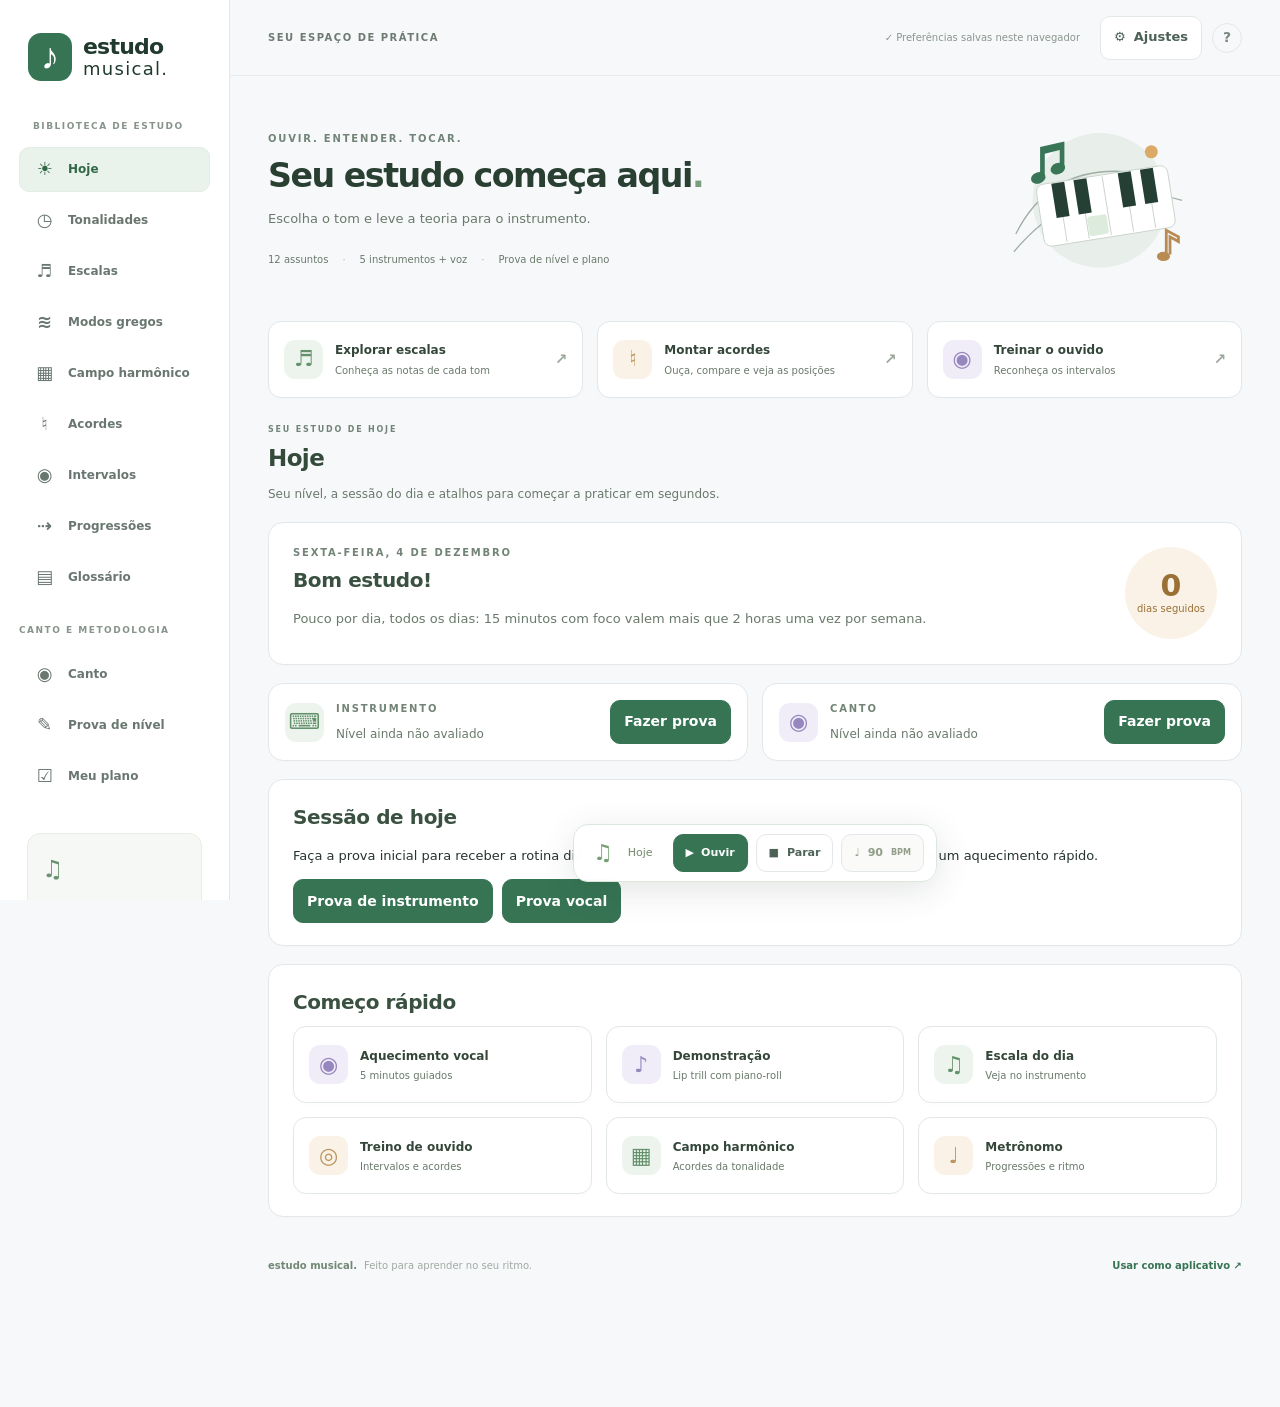
<file: index.html>
<!doctype html>
<html lang="pt-BR">
<head>
<meta charset="utf-8">
<meta name="viewport" content="width=device-width,initial-scale=1,viewport-fit=cover">
<title>Estudo Musical · Seu espaço de prática</title>
<meta name="theme-color" content="#f7f8fa"><meta name="color-scheme" content="light">
<meta name="description" content="Estude escalas, acordes, harmonia, ouvido e canto com instrumentos interativos, prova de nível e plano de estudo. Sem cadastro.">
<meta name="apple-mobile-web-app-capable" content="yes"><meta name="apple-mobile-web-app-status-bar-style" content="default">
<meta name="apple-mobile-web-app-title" content="Estudo Musical"><link rel="manifest" href="./manifest.webmanifest"><link rel="icon" href="./assets/icon.svg" type="image/svg+xml"><link rel="apple-touch-icon" href="./assets/icon-192.png"><link rel="stylesheet" href="./assets/base.css"><link rel="stylesheet" href="./assets/app.css"><link rel="stylesheet" href="./assets/ext.css">
</head>
<body>
<a class="skip-link" href="#main">Ir para o estudo</a>
<aside id="sidebar" aria-label="Navegação principal">
  <a href="#" class="brand" aria-label="Estudo Musical, início"><span class="brand-icon" aria-hidden="true">♪</span><span>estudo<span class="brand-sub">musical.</span></span></a>
  <button id="close-menu" class="mobile-only icon-button" aria-label="Fechar menu">×</button>
  <p class="nav-label">BIBLIOTECA DE ESTUDO</p>
  <nav id="tabs" aria-label="Assuntos"></nav>
  <div class="sidebar-note"><span aria-hidden="true">♫</span><b>Um espaço para praticar.</b><p>Escolha um assunto, ouça as notas e experimente no instrumento.</p><button class="text-button" data-help>Abrir guia de uso ↗</button></div>
  <div class="sidebar-footer"><i class="status-dot"></i><span id="connection-status">Pronto para estudar</span><small>Sem cadastro · Sem anúncios</small></div>
</aside>
<div id="menu-backdrop" hidden></div>
<div class="app-shell">
  <header class="topbar">
    <div class="topbar-title"><button id="open-menu" class="mobile-only icon-button" aria-label="Abrir todos os assuntos" aria-expanded="false">☰</button><span class="desktop-only">SEU ESPAÇO DE PRÁTICA</span><span class="mobile-only">estudo musical.</span></div>
    <div class="topbar-actions"><span class="save-status desktop-only">✓ Preferências salvas neste navegador</span><button id="settings-open" class="soft-button" aria-label="Abrir ajustes de som e exibição">⚙ <span>Ajustes</span></button><button class="icon-button" data-help aria-label="Como usar">?</button></div>
  </header>
  <div class="page-content">
    <section class="welcome" aria-labelledby="welcome-title">
      <div><p class="eyebrow">OUVIR. ENTENDER. TOCAR.</p><h1 id="welcome-title">Seu estudo começa aqui<span>.</span></h1><p>Escolha o tom e leve a teoria para o instrumento.</p><div class="welcome-tags"><span>12 assuntos</span><span>5 instrumentos + voz</span><span>Prova de nível e plano</span></div></div>
      <svg class="welcome-art" viewBox="0 0 260 170" aria-hidden="true"><circle cx="139" cy="86" r="72" fill="#e8eee9"/><circle cx="194" cy="34" r="7" fill="#dcaa67"/><path d="M49 122Q95 30 213 64M47 141Q119 54 227 86" fill="none" stroke="#9fafa5" stroke-width="1.4"/><g transform="translate(70 70) rotate(-9)"><rect width="142" height="67" rx="8" fill="#fff" stroke="#cad4cc"/><path d="M24 1v64m24-64v64m24-64v64m24-64v64m24-64v64" stroke="#cad4cc"/><path d="M17 1v37h14V1m10 0v37h14V1m34 0v37h14V1m10 0v37h14V1" fill="#263f35"/><rect x="49" y="42" width="21" height="21" rx="3" fill="#dcebdc"/></g><g fill="#397658"><path d="M75 62V29l26-6v28h-5V32l-16 4v26z"/><ellipse cx="73" cy="62" rx="8" ry="6" transform="rotate(-20 73 62)"/><ellipse cx="94" cy="52" rx="8" ry="6" transform="rotate(-20 94 52)"/></g><path d="M210 144v-26l13 7v5l-9-5v19" stroke="#b88b53" stroke-width="3" fill="none"/><ellipse cx="207" cy="146" rx="7" ry="5" fill="#b88b53"/></svg>
    </section>
    <section class="quick-actions" aria-label="Atalhos para praticar"><button data-sec="esc"><span class="quick-icon green">♬</span><span><b>Explorar escalas</b><small>Conheça as notas de cada tom</small></span><span class="arrow">↗</span></button><button data-sec="acd"><span class="quick-icon amber">♮</span><span><b>Montar acordes</b><small>Ouça, compare e veja as posições</small></span><span class="arrow">↗</span></button><button data-sec="int" data-ear-shortcut><span class="quick-icon violet">◉</span><span><b>Treinar o ouvido</b><small>Reconheça os intervalos</small></span><span class="arrow">↗</span></button></section>
    <section class="keybar" aria-label="Tonalidade do estudo"><div class="keybar-heading"><div><span class="eyebrow">TONALIDADE</span><div id="keyname"></div></div><div class="seg" aria-label="Modo da tonalidade"><button data-set="ktype" data-v="maior">Maior</button><button data-set="ktype" data-v="menor">Menor</button></div></div><div id="tonics" class="tonic-grid" aria-label="Escolher tônica"></div></section>
    <div class="section-heading"><div><p class="eyebrow" id="section-kicker">EXPLORAR E OUVIR</p><h2 id="section-title">Escalas</h2></div><button id="show-instrument" class="soft-button">⌨ <span>Ir ao instrumento</span><span aria-hidden="true">↓</span></button></div>
    <p class="section-description" id="section-description"></p>
    <main id="main" tabindex="-1" aria-label="Conteúdo do estudo"></main>
    <section id="dock" aria-labelledby="instrument-title">
      <div class="instrument-heading"><div><span class="eyebrow">DA TEORIA À PRÁTICA</span><h2 id="instrument-title">Seu instrumento</h2></div><button id="docktog" class="soft-button" aria-expanded="true" aria-controls="dock-body">Recolher ↑</button></div>
      <div id="dock-body"><div id="dockL"><div class="dhead"><div id="insttabs" aria-label="Escolher instrumento"><button data-inst="piano">Piano</button><button data-inst="violao">Violão / Guitarra</button><button data-inst="baixo">Baixo</button><button data-inst="ukulele">Ukulele</button><button data-inst="cavaquinho">Cavaquinho</button></div><div id="instopts"></div></div><div class="instrument-hint">Toque nas notas para ouvir. Arraste para os lados para explorar o instrumento.</div><div id="instview"></div></div>
      <div id="dockR"><div id="focustitle"></div><div class="row staff-controls"><span class="lbl">Clave</span><span class="seg sm"><button data-clef="sol">𝄞 Sol</button><button data-clef="fa">𝄢 Fá</button></span></div><div id="staffbox"></div><div id="focusbtns"></div><div id="focusinfo"></div></div></div>
    </section>
    <footer class="page-footer"><span>estudo musical.</span> Feito para aprender no seu ritmo.<button class="text-button" id="install-open">Usar como aplicativo ↗</button></footer>
  </div>
</div>
<div class="transport" aria-label="Controles rápidos de áudio"><span class="transport-note" aria-hidden="true">♫</span><span id="transport-focus">Pronto para ouvir</span><button id="quick-play" class="primary-button" aria-label="Tocar escala ou acorde selecionado">▶ <span>Ouvir</span></button><button id="stop" class="soft-button" aria-label="Parar notas, progressões e metrônomo">■ <span>Parar</span></button><button id="transport-metro" class="soft-button" aria-label="Abrir metrônomo"><span aria-hidden="true">♩</span> <span id="transport-bpm">90</span> <small>BPM</small></button></div>
<nav class="mobile-nav" aria-label="Atalhos"><button id="mobile-explore"><span aria-hidden="true">☷</span>Assuntos</button><button data-sec="hoje"><span aria-hidden="true">☀</span>Hoje</button><button data-sec="vocal"><span aria-hidden="true">◉</span>Canto</button><button data-sec="esc"><span aria-hidden="true">♬</span>Escalas</button><button data-sec="int" data-ear-shortcut><span aria-hidden="true">◎</span>Ouvido</button><button id="mobile-instrument"><span aria-hidden="true">⌨</span>Tocar</button></nav>
<dialog id="settings-dialog" aria-labelledby="settings-title"><div class="dialog-heading"><div><p class="eyebrow">DO SEU JEITO</p><h2 id="settings-title">Ajustes de estudo</h2></div><button class="icon-button" data-close aria-label="Fechar ajustes">×</button></div><div class="settings-section"><h3>Som e ritmo</h3><label class="setting-row" for="timbre">Timbre<select id="timbre"><option value="piano">Piano suave</option><option value="pluck">Cordas dedilhadas</option><option value="organ">Órgão</option></select></label><label class="setting-row" for="vol">Volume<input id="vol" aria-label="Volume" type="range" min="0" max="1" step="0.05"></label><div class="metro-panel"><div class="setting-row"><label for="bpm">Metrônomo</label><span><b id="bpmv">90</b> BPM</span></div><input id="bpm" type="range" min="40" max="240" aria-label="Andamento em batidas por minuto"><div class="row"><label for="beats">Compasso</label><select id="beats"><option value="2">2/4</option><option value="3">3/4</option><option value="4">4/4</option><option value="6">6/8</option></select><button id="metro" class="primary-button" aria-label="Iniciar ou parar metrônomo">▶</button><span id="beatdots" aria-hidden="true"></span></div></div></div><div class="settings-section"><h3>Leitura das notas</h3><div class="setting-row"><span>Notação</span><span class="seg"><button data-set="nom" data-v="cifra">C D E</button><button data-set="nom" data-v="solfejo">Dó Ré Mi</button><button data-set="nom" data-v="ambos">Ambos</button></span></div><div class="setting-row"><span>Acidentes</span><span class="seg"><button data-set="pref" data-v="auto">Auto</button><button data-set="pref" data-v="#">♯</button><button data-set="pref" data-v="b">♭</button></span></div></div><p class="dialog-footnote" id="storage-note">As preferências ficam salvas apenas neste navegador.</p></dialog>
<dialog id="help-dialog" aria-labelledby="help-title"><div class="dialog-heading"><div><p class="eyebrow">COMECE POR AQUI</p><h2 id="help-title">Escolha. Ouça. Experimente.</h2></div><button class="icon-button" data-close aria-label="Fechar guia">×</button></div><ol class="help-steps"><li><b>Escolha a tonalidade.</b><p>Os botões de notas mudam o tom de todo o estudo. Alterne entre maior e menor.</p></li><li><b>Explore um assunto.</b><p>Use o menu para acessar escalas, modos, campo harmônico, acordes, intervalos e progressões.</p></li><li><b>Descubra seu nível.</b><p>Faça a Prova de nível (instrumento ou vocal). O app monta um plano semanal em “Meu plano” e mostra a sessão do dia em “Hoje”.</p></li><li><b>Cante com o modelo.</b><p>Em Canto, escolha um aquecimento e toque em “Demonstrar”: o piano dá a referência e o piano-roll mostra as notas e as sílabas. O microfone é opcional.</p></li><li><b>Leve para o instrumento.</b><p>Toque em “Ouvir” ou em uma nota. O painel de instrumentos mostra as posições e a pauta em qualquer tamanho de tela.</p></li></ol><div class="help-callout"><b>Para treinar o ouvido</b><p>Abra Intervalos, toque em “Novo intervalo” e escolha a resposta. Use “Repetir” quantas vezes precisar.</p></div><p class="dialog-footnote">No computador: espaço para ouvir; Esc para parar. No celular: toque nos controles para ativar o áudio.</p><button class="primary-button" data-close>Vamos praticar →</button></dialog>
<dialog id="install-dialog" aria-labelledby="install-title"><div class="dialog-heading"><div><p class="eyebrow">PRÁTICA SEMPRE POR PERTO</p><h2 id="install-title">Usar como aplicativo</h2></div><button class="icon-button" data-close aria-label="Fechar instruções">×</button></div><p id="install-context"></p><button id="install-native" class="primary-button" hidden>Instalar aplicativo</button><div class="help-callout"><b>iPhone e iPad</b><p>Abra o endereço publicado no Safari, toque em Compartilhar e depois em “Adicionar à Tela de Início”. Ative “Abrir como App da Web”, se aparecer.</p></div><div class="help-callout"><b>Android e computador</b><p>Abra o endereço publicado no Chrome ou Edge e procure “Instalar aplicativo” ou “Adicionar à tela inicial” no menu.</p></div><p id="offline-status" class="dialog-footnote">A versão HTML independente já contém as fontes, os instrumentos e os sons sintetizados.</p></dialog>
<div id="toast" role="status" aria-live="polite" hidden></div>
<noscript><div class="noscript">Ative o JavaScript no navegador para usar os instrumentos e os estudos interativos.</div></noscript>
<script src="./assets/ext.js"></script><script src="./assets/pitch.js"></script><script src="./assets/vocal-dados.js"></script><script src="./assets/vocal.js"></script><script src="./assets/prova.js"></script><script src="./assets/plano.js"></script><script src="./assets/acordes.js"></script>
<script src="./assets/engine.js"></script><script src="./assets/app.js"></script>
</body>
</html>
</file>
<file: assets/base.css>
@font-face{font-family:MusicSub;src:url([data-uri]) format('woff2');unicode-range:U+266D-266F,U+1D100-1D1FF;}
@font-face{font-family:MusicSym;src:url([data-uri]) format('woff2');unicode-range:U+1D100-1D1FF;}
:root{--bg:#0d1017;--bg2:#141925;--card:#171d2b;--card2:#1d2536;--line:#2a3449;--tx:#e6eaf2;--mu:#8e9ab3;--ac:#f5b942;--ac2:#4fc3f7;--ton:#ff6b6b;--ok:#4caf50;--T:#4caf7d;--S:#5c9ded;--D:#ef6a6a;--dockh:40vh}
*{box-sizing:border-box}html,body{margin:0;background:var(--bg);color:var(--tx);font:14px/1.45 system-ui,-apple-system,"Segoe UI",Roboto,"Noto Sans","DejaVu Sans",MusicSym,sans-serif}
button{font:inherit;color:inherit;background:var(--card2);border:1px solid var(--line);border-radius:8px;padding:5px 10px;cursor:pointer;transition:.15s}
button:hover{border-color:#47557a;background:#232d42}button.on{background:var(--ac);color:#1a1405;border-color:var(--ac);font-weight:600}
select,input{font:inherit;color:var(--tx);background:var(--card2);border:1px solid var(--line);border-radius:8px;padding:4px 8px}
.mus{font-family:MusicSub,serif}
header{position:sticky;top:0;z-index:20;background:linear-gradient(180deg,#121826,#0f141f);border-bottom:1px solid var(--line);padding:8px 14px 0}
.hrow{display:flex;flex-wrap:wrap;gap:10px 14px;align-items:center}
.logo{font-weight:800;font-size:17px;letter-spacing:.3px;display:flex;align-items:center;gap:8px}.logo span{font-family:MusicSub;font-size:26px;color:var(--ac);line-height:1}
#keyname{font-size:15px;font-weight:700;color:var(--ac)}#keyname small{color:var(--mu);font-weight:400;margin-left:6px}
.seg{display:inline-flex;gap:2px;background:#0e131d;border:1px solid var(--line);border-radius:9px;padding:2px}.seg button{border:0;background:transparent;padding:4px 9px;border-radius:7px}.seg button.on{background:var(--ac);color:#1a1405}
.seg.sm button{padding:2px 8px;font-size:12px}.seg.wrap{flex-wrap:wrap}
#tonics .tb{padding:4px 7px;min-width:34px;font-size:13px}
.lbl{color:var(--mu);font-size:12px;text-transform:uppercase;letter-spacing:.6px}
.grp{display:flex;align-items:center;gap:6px}
#beatdots{display:inline-flex;gap:4px}#beatdots i{width:9px;height:9px;border-radius:50%;background:#2b3550;display:inline-block}#beatdots i.on{background:var(--ac);box-shadow:0 0 8px var(--ac)}#beatdots i:first-child.on{background:var(--ton)}
#tabs{display:flex;gap:2px;margin-top:8px;overflow-x:auto}#tabs button{border:0;border-radius:9px 9px 0 0;background:transparent;color:var(--mu);padding:8px 14px;font-weight:600}#tabs button.on{background:var(--bg);color:var(--ac);box-shadow:inset 0 2px 0 var(--ac)}
#main{padding:14px 16px calc(var(--dockh) + 30px)}body.nodock #main{padding-bottom:60px}
.card{background:var(--card);border:1px solid var(--line);border-radius:14px;padding:14px 16px;margin-bottom:14px}
.card h2{margin:0 0 8px;font-size:19px}.card h3{margin:14px 0 6px;font-size:15px;color:#cfd6e6}
.grid2{display:grid;grid-template-columns:minmax(0,1fr) minmax(0,1fr);gap:14px}.grid2>.card{margin:0}.grid2{margin-bottom:14px}
.side{display:grid;grid-template-columns:290px minmax(0,1fr);gap:14px;margin-bottom:14px}.side>.card{margin:0}
.list{max-height:70vh;overflow:auto}.cat h4{margin:10px 0 4px;color:var(--mu);font-size:11px;text-transform:uppercase;letter-spacing:.8px}
.li{display:block;width:100%;text-align:left;margin:2px 0;background:transparent;border-color:transparent}.li.on{background:var(--ac);color:#1a1405}
.cgrid{display:grid;grid-template-columns:repeat(3,1fr);gap:3px}.cgrid .li.on{background:var(--ac);color:#1a1405;border-color:var(--ac)}.cgrid .li:not(.on){text-align:center;font-weight:600;padding:5px 2px;background:var(--card2);border-color:var(--line)}
.muted{color:var(--mu)}.row{display:flex;flex-wrap:wrap;gap:8px 12px;align-items:center}.row h2{margin:0}
.chips{display:flex;flex-wrap:wrap;gap:6px;margin:6px 0}.chip{display:inline-flex;flex-direction:column;align-items:center;min-width:46px;padding:5px 9px;background:var(--card2);border:1px solid var(--line);border-radius:10px;cursor:pointer}
.chip b{font-size:15px}.chip i{font-style:normal;color:var(--mu);font-size:12px}.chip.ton{border-color:var(--ton);box-shadow:inset 0 0 0 1px var(--ton)}.chips.big .chip b{font-size:19px}
.chip.charn{border-color:var(--ac);background:#3a2e10}.charn-t{color:var(--ac);font-weight:700}
.formula{margin:6px 0}.st{display:inline-block;padding:1px 7px;border-radius:6px;background:#22304a;font-weight:600}.sep{color:var(--mu);margin:0 3px}
.btns{display:flex;flex-wrap:wrap;gap:6px;margin:10px 0}
.tbl{width:100%;border-collapse:collapse;margin-top:8px}.tbl th,.tbl td{border-bottom:1px solid var(--line);padding:5px 8px;text-align:left;vertical-align:middle}.tbl th{color:var(--mu);font-weight:600;font-size:12px}
.tbl tr.ton td{color:var(--ton);font-weight:700}.nt{font-weight:700;cursor:pointer}.tbl small{color:var(--mu)}
.pchords{display:flex;flex-wrap:wrap;gap:6px;align-items:center}.pchord{display:inline-flex;flex-direction:column;align-items:center;min-width:64px;padding:6px 10px}.pchord b{font-size:15px}.pchord i{font-style:normal;color:var(--mu);font-size:11px}
.pchord.now{background:var(--ac2);color:#06121a;border-color:var(--ac2)}.pchord.now i{color:#06121a}
.play{background:#1f3b2a;border-color:#2f6a46}.play:hover{background:#285036}.play.big{font-weight:700}
.pill{border-radius:999px;margin:2px}.pill.on{background:var(--ac);color:#1a1405}.pill.good{background:var(--ok)}.pill.bad{background:var(--D)}
.mini{display:inline-block;background:var(--card2);border:1px solid var(--line);border-radius:7px;padding:1px 7px;margin:2px;font-weight:600}.mini i{font-style:normal;color:var(--mu);font-size:11px;margin-left:4px}
.modes{display:grid;grid-template-columns:repeat(7,1fr);gap:6px}.mcard{display:flex;flex-direction:column;align-items:flex-start;text-align:left;padding:8px 10px}.mcard small{color:var(--mu)}.mcard span{font-size:11px;color:var(--ac)}.mcard.on small,.mcard.on span{color:#3b2b06}
.modes-t td{text-align:center;cursor:pointer}.modes-t td i{display:block;font-style:normal;font-size:11px;color:var(--mu)}.modes-t th{cursor:pointer}.modes-t th small{display:block;color:var(--mu);font-weight:400}
.modes-t td.diff{background:#1f2f4d}.modes-t td.char{box-shadow:inset 0 0 0 2px var(--ac);color:var(--ac);font-weight:700}.modes-t tr.on{background:#2a2412}
.field{display:grid;grid-template-columns:repeat(7,1fr);gap:8px;margin:10px 0}.fcard{padding:10px 6px;border-radius:12px;border-width:1px 1px 4px}.fcard .rn{font-size:13px;color:var(--mu);font-weight:700}.fcard b{font-size:20px;margin:2px 0}.fcard .nts{font-size:12px;color:#c4cbe0}.fcard .fn{font-size:11px;margin-top:4px;font-weight:600}
.fT{border-bottom-color:var(--T)}.fT .fn{color:var(--T)}.fS{border-bottom-color:var(--S)}.fS .fn{color:var(--S)}.fD{border-bottom-color:var(--D)}.fD .fn{color:var(--D)}
.tag{display:inline-block;padding:1px 8px;border-radius:6px;border:1px solid}.tag.fT{color:var(--T);border-color:var(--T)}.tag.fS{color:var(--S);border-color:var(--S)}.tag.fD{color:var(--D);border-color:var(--D)}
.cad{padding:6px 0;border-bottom:1px solid var(--line)}.cad .play{margin-right:8px;padding:2px 8px}
.sec td .nts{display:block;font-size:11px;color:var(--mu)}.sec .pchord{min-width:70px}.brw th{width:150px}
.sym{color:var(--ac)}.invs{display:flex;flex-direction:column;align-items:flex-start}
.idpiano svg{max-width:560px;width:100%;height:auto}#idres{font-size:16px}.idbest{font-size:22px;font-weight:800;color:var(--ac)}
.answers{display:flex;flex-wrap:wrap;gap:4px;margin:12px 0}.earmsg{font-size:18px;font-weight:700;min-height:28px}.score{color:var(--mu)}
.progs{display:grid;grid-template-columns:repeat(2,minmax(0,1fr));gap:12px}.progs .card{margin:0}.style{background:#2c2350;color:#c7b8ff;border-radius:6px;padding:1px 8px;font-size:12px;font-weight:700}.prog .pchords{margin:8px 0}
.gloss{display:grid;grid-template-columns:repeat(2,1fr);gap:4px 20px}.gloss dt{font-weight:700;color:var(--ac)}.gloss dd{margin:0 0 8px}
.theory{background:#121a28;border:1px solid #24324d;border-radius:14px;padding:10px 16px}.theory summary{cursor:pointer;font-weight:700;color:var(--ac2)}.theory li{margin:3px 0}
.circle{width:100%;max-width:470px;display:block;margin:auto}.cw{stroke:#0d1017;stroke-width:2;cursor:pointer;transition:.15s}.cw.maj{fill:#1f2940}.cw.min{fill:#18203a}.cw.nb{fill:#2a3a5c}.cw.cur{fill:#3b4a74}.cw.on{fill:var(--ac)}.cw:hover{fill:#3d5585}
.cmaj{font-size:18px;font-weight:800;fill:var(--tx);pointer-events:none}.cmin{font-size:13px;font-weight:600;fill:#c7cfe2;pointer-events:none}.calt{font-size:10px;fill:var(--mu);pointer-events:none}.csig{font-size:12px;fill:var(--mu)}
.ccore{fill:#10151f;stroke:var(--line)}.ccore1{font-size:30px;font-weight:800;fill:var(--ac)}.ccore2{font-size:13px;fill:var(--mu)}
.kbtns{display:grid;grid-template-columns:repeat(3,1fr);gap:6px}.kbtn{display:flex;flex-direction:column;text-align:left}.kbtn small{color:var(--mu);font-size:11px}
.staffsm{display:flex;gap:10px}.staffsm svg{height:96px;width:auto;max-width:none!important}
/* dock */
#dock{position:fixed;left:0;right:0;bottom:0;height:var(--dockh);z-index:15;background:#0f141e;border-top:1px solid var(--line);box-shadow:0 -10px 30px #0008;display:grid;grid-template-columns:minmax(0,1fr) 400px}
body.nodock #dock{height:38px;overflow:hidden}
#dockL{padding:6px 12px;overflow:auto;border-right:1px solid var(--line)}#dockR{padding:8px 12px;overflow:auto}
.dhead{display:flex;flex-wrap:wrap;gap:8px;align-items:center}#insttabs{display:flex;gap:2px}#insttabs button{padding:4px 10px}
#instopts{display:flex;flex-wrap:wrap;gap:8px;align-items:center;font-size:12px;color:var(--mu)}#instopts select{font-size:12px;padding:2px 6px}
#instview{margin-top:6px}#instview>svg{width:100%;height:auto;max-height:calc(var(--dockh) - 70px)}
.hint{color:var(--mu);font-size:12px;margin:4px 0}
.shapes{display:flex;flex-wrap:wrap;gap:6px;margin-top:6px}.shape{background:var(--card);border:1px solid var(--line);border-radius:10px;padding:4px;text-align:center;font-size:11px;color:var(--mu);cursor:pointer;width:118px}.shape.on{border-color:var(--ac);box-shadow:0 0 0 1px var(--ac)}.shape svg{width:100%;height:auto}
#focustitle b{display:block;font-size:17px;color:var(--ac)}#focustitle span{color:var(--mu);font-size:12px}
#staffbox{background:#f4efe3;border-radius:10px;margin:8px 0;padding:4px;overflow-x:auto}#staffbox svg{width:100%;height:auto}
#focusbtns{display:flex;flex-wrap:wrap;gap:5px}#focusinfo{font-size:12px;color:var(--mu);margin-top:6px}
/* svg instrumentos */
.pkw rect{fill:#f3f1ea;stroke:#1a1d24}.pkb rect{fill:#1b1e26;stroke:#000}.pk{cursor:pointer}.pkw.soft rect{fill:#e7dfc6}.pkb.soft rect{fill:#3b3a32}
.pkw.on rect{fill:#ffe1a1}.pkb.on rect{fill:#8a6a22}.pk.sel rect{fill:var(--ac2)!important}.pk.playing rect{fill:#7ee2a8!important}
.pdot{fill:#2b3f73}.pk.ton .pdot{fill:var(--ton)}.plab{font-size:10px;font-weight:700;fill:#fff;pointer-events:none}.pc0{font-size:9px;fill:#888}
.fbwood{fill:#2b1d14}.fbinlay{fill:#d9cbb0;opacity:.55}.fbfret{stroke:#b9b3a6;stroke-width:2}.fbnut{fill:#ece4cf}.fbstr{stroke:#cfc7b5}.fbnum{font-size:10px;fill:var(--mu)}.fbopen{font-size:12px;font-weight:700;fill:var(--mu)}
.fbn{cursor:pointer}.fbn circle{fill:#2e4a86;stroke:#9fb6ea;stroke-width:1}.fbn text{font-size:10px;font-weight:700;fill:#fff;pointer-events:none}.fbn.ton circle{fill:var(--ton);stroke:#ffd0d0}.fbn.dim{opacity:.16}.fbn.playing circle{fill:#3fd38a}
.cdline{stroke:#9aa3b8;stroke-width:1}.cdnut{fill:#e9e3d2}.cddot{fill:#2e4a86}.cddot.ton{fill:var(--ton)}.cdfing{font-size:10px;fill:#fff;font-weight:700}.cdx{font-size:13px;fill:var(--mu)}.cdo{fill:none;stroke:#9aa3b8;stroke-width:1.5}.cdo.ton{stroke:var(--ton)}.cdbarre{fill:#2e4a86;opacity:.85}.cdbase{font-size:11px;fill:var(--mu)}.cdnote{font-size:9px;fill:#c9d1e3}
.stl{stroke:#3c3a36;stroke-width:1}.clef,.acc{fill:#1d1b18}.nh{fill:#1d1b18}.nhin{fill:#f4efe3}.sthead.hi .nh{fill:#d33}.stlab{font-size:12px;font-weight:700;fill:#2a2824}.stdeg{font-size:10px;fill:#7a756a}.stnote{font-size:10px;fill:#a33}
.staffsm svg{background:#f4efe3;border-radius:8px}
@media (max-width:1100px){.grid2,.side,.progs,.gloss{grid-template-columns:1fr}.field{grid-template-columns:repeat(4,1fr)}.modes{grid-template-columns:repeat(4,1fr)}#dock{grid-template-columns:1fr}#dockR{display:none}}
</file>
<file: assets/app.css>
/* Interface responsiva. A teoria e os desenhos vêm do arquivo original. */
:root{--bg:#f7f8fa;--bg2:#fff;--card:#fff;--card2:#f3f5f7;--line:#e2e7e9;--tx:#26342f;--mu:#697771;--ac:#367454;--ac2:#2f7e89;--ton:#b26b3c;--ok:#35744f;--T:#367454;--S:#507eaf;--D:#af6954;--shadow:0 5px 22px #253b3210;--sidebar:230px;--radius:18px;color-scheme:light}
html{scroll-behavior:smooth;scroll-padding-top:90px}body{font:14px/1.55 system-ui,-apple-system,BlinkMacSystemFont,"Segoe UI",sans-serif;min-width:280px;-webkit-text-size-adjust:100%}
button,select,input{font:inherit}button{touch-action:manipulation;min-height:44px;border-radius:10px;padding:9px 13px;font-weight:550;background:#fff;border-color:var(--line)}button:hover{background:#edf3ef;border-color:#b7c9be}button.on{background:#e5f0e9;color:#245c3c;border-color:#93bca3}button:active{transform:translateY(1px)}button:focus-visible,a:focus-visible,summary:focus-visible,[tabindex]:focus-visible{outline:3px solid #42876b;outline-offset:3px}input,select{min-height:44px;background:#fff;border-radius:9px;padding:8px 11px;max-width:100%}input[type=range]{padding:0;accent-color:var(--ac);height:44px;min-width:80px}input[type=search]{appearance:none}button[hidden],[hidden]{display:none!important}a{color:var(--ac)}h1,h2,h3,p{overflow-wrap:break-word}button,td,th{overflow-wrap:anywhere}svg{max-width:100%}::selection{background:#cfe3d4}
.mobile-only{display:none!important}.skip-link{position:fixed;left:12px;top:-80px;z-index:200;background:#fff;padding:12px}.skip-link:focus{top:12px}.icon-button{width:42px;min-width:42px;height:42px;min-height:42px;display:inline-flex;align-items:center;justify-content:center;font-size:20px;background:transparent}.soft-button{background:#fff;display:inline-flex;align-items:center;justify-content:center;gap:8px;color:#4b6156;font-size:13px}.primary-button{background:var(--ac);color:#fff;border-color:var(--ac);font-weight:650;display:inline-flex;align-items:center;justify-content:center;gap:7px}.primary-button:hover{background:#2a5f43;border-color:#2a5f43}.text-button{border:0;background:transparent;color:var(--ac);padding:3px 0;font-size:12px;text-align:left}.text-button:hover{background:transparent;color:#1d5235}.eyebrow{font-size:10px;letter-spacing:1.8px;font-weight:750;color:#728477;margin:0 0 5px;display:block}.lbl{color:#66776d}
#sidebar{position:fixed;inset:0 auto 0 0;width:var(--sidebar);z-index:40;background:#fff;border-right:1px solid var(--line);padding:33px 19px 22px;display:flex;flex-direction:column;overflow-y:auto}.brand{display:flex;align-items:center;gap:11px;font-weight:760;font-size:22px;line-height:1.12;text-decoration:none;color:#203b2d;letter-spacing:-.8px;margin:0 9px 39px}.brand-icon{background:#367454;color:#fff;border-radius:13px;width:44px;height:48px;display:flex;align-items:center;justify-content:center;font-size:37px;letter-spacing:0;font-family:Georgia,serif}.brand-sub{display:block;font-weight:450;font-size:18px;letter-spacing:1.3px}.nav-label{font-size:9px;font-weight:700;letter-spacing:1.5px;color:#86948b;margin:0 14px 13px}#tabs{display:flex;flex-direction:column;gap:6px;overflow:visible;margin:0}#tabs button{border-radius:10px;display:flex;align-items:center;gap:12px;background:transparent;color:#6a7770;text-align:left;font-size:12px;padding:11px 13px;font-weight:550;box-shadow:none;min-height:45px;border:1px solid transparent}#tabs button.on{background:#eaf2ec;color:#326848;border-color:#e3ece5;font-weight:700;box-shadow:none}#tabs button:hover{background:#f1f5f2}.nav-icon{font-size:18px;width:23px;text-align:center;line-height:1}.sidebar-note{margin:34px 8px 24px;padding:17px 14px 13px;background:#f6f8f5;border:1px solid #e9eee5;border-radius:13px}.sidebar-note>span{font-size:24px;color:#699474;display:block;margin-bottom:7px}.sidebar-note b{font-size:12px}.sidebar-note p{font-size:11px;line-height:1.7;color:#839083;margin:6px 0}.sidebar-footer{margin-top:auto;padding:15px 13px 0;font-size:10px;color:#6e7e72}.status-dot{background:#699b74;display:inline-block;width:6px;height:6px;border-radius:50%;margin-right:6px}.sidebar-footer small{display:block;font-size:9px;color:#a0aaa4;margin-top:5px}.app-shell{margin-left:var(--sidebar)}header.topbar{position:sticky;top:0;z-index:25;display:flex;align-items:center;justify-content:space-between;min-height:76px;padding:12px 38px;background:#f7f8faf2;backdrop-filter:blur(16px);border-bottom:1px solid #e9ecee}.topbar-title{font-size:10px;font-weight:650;letter-spacing:1.5px;color:#6d7b72;display:flex;align-items:center;gap:10px}.topbar-actions{display:flex;align-items:center;gap:10px}.save-status{font-size:10px;color:#89968c;margin-right:10px}.topbar-actions>.icon-button{border-radius:50%;width:30px;height:30px;min-height:30px;min-width:30px;font-size:14px;color:#79887e}
.page-content{max-width:1440px;margin:auto;padding:30px 38px 120px}.welcome{min-height:190px;display:flex;align-items:center;justify-content:space-between;gap:20px;margin-bottom:25px;padding:10px 14px 13px 0}.welcome h1{font-size:clamp(25px,2.6vw,37px);font-weight:680;line-height:1.25;letter-spacing:-1.5px;margin:8px 0 13px;color:#293f32}.welcome h1 span{color:#7a9d7e}.welcome p:not(.eyebrow){color:#839084;font-size:13px;margin:0}.welcome-art{width:243px;flex-shrink:0;margin-right:15px}.welcome-tags{display:flex;gap:14px;margin-top:23px;color:#849186;font-size:10px}.welcome-tags span+span:before{content:'·';margin-right:14px;color:#aab7ab}.quick-actions{display:grid;grid-template-columns:repeat(3,minmax(0,1fr));gap:14px;margin-bottom:26px}.quick-actions>button{background:#fff;display:flex;align-items:center;gap:12px;padding:18px 15px;text-align:left;border-radius:13px;box-shadow:0 2px 6px #253b3203}.quick-actions b{display:block;font-size:12px;color:#34463a;margin-bottom:3px}.quick-actions small{display:block;font-size:10px;color:#8b968e;font-weight:400;line-height:1.5}.quick-icon{height:39px;min-width:39px;display:flex;align-items:center;justify-content:center;border-radius:11px;font-size:22px}.green{background:#edf4ed;color:#64916c}.amber{background:#faf2e7;color:#bb965e}.violet{background:#f0edf8;color:#9787bf}.arrow{margin-left:auto;color:#9ba89d;font-size:15px}.keybar{border-radius:15px;border:1px solid var(--line);background:#fff;padding:18px 22px;margin-bottom:29px;display:flex;align-items:center;gap:24px;flex-wrap:wrap}.keybar-heading{display:flex;gap:24px;align-items:center;flex:1 1 auto}#keyname{font-size:15px;color:#3e5e49;white-space:normal}#keyname small{display:block;font-size:10px;font-weight:400;margin:1px 0 0;color:#8c9a8e}.keybar .eyebrow{font-size:8px;margin-bottom:4px}.keybar-heading>.seg{margin-left:auto}.seg{background:#f4f6f4;border-color:#e8ece8;border-radius:10px;padding:3px;gap:3px;max-width:100%;flex-wrap:wrap}.seg button,.seg.sm button{min-height:38px;padding:6px 12px;font-size:12px;background:transparent;color:#78867b}.seg button.on{background:#fff;box-shadow:0 1px 5px #26462a15;color:#3f6e4c}.tonic-grid{display:grid;grid-template-columns:repeat(12,minmax(0,1fr));gap:4px;flex:2 1 450px}#tonics .tb{font-size:11px;min-width:0;min-height:41px;padding:7px 4px;background:transparent;border-color:transparent;color:#89958b}#tonics .tb.on{color:#fff;background:var(--ac);border-color:var(--ac);box-shadow:0 3px 6px #3d755324}#tonics .tb:hover{background:#edf3ed;color:#41694d}.section-heading{display:flex;justify-content:space-between;align-items:center;gap:10px;margin-bottom:3px}.section-heading h2{margin:0;color:#344a3a;font-size:23px;font-weight:650;letter-spacing:-.6px}.section-heading .eyebrow{font-size:8px}.section-description{font-size:12px;color:#8a978e;margin:8px 0 18px}.section-heading .soft-button{font-size:11px;min-height:37px}
#main{padding:0!important;min-height:180px}.card{border-radius:15px;padding:22px 24px;margin-bottom:18px;box-shadow:0 2px 5px #233f2d02;min-width:0}.card h2{font-size:20px;letter-spacing:-.4px;color:#3a5141}.card h3{font-size:14px;color:#4a6051;margin:20px 0 10px}.card p{font-size:13px}.grid2,.side{gap:18px;margin-bottom:18px}.side{grid-template-columns:215px minmax(0,1fr)}.side>.card.list{padding:15px 12px}.list{max-height:620px;overflow:auto;scrollbar-width:thin}.cat h4{font-size:9px;letter-spacing:1.2px;color:#95a093;margin:19px 10px 8px}.li{font-size:12px;line-height:1.4;padding:9px 11px;min-height:41px;font-weight:450}.li.on{background:#eaf2eb;color:#3c7150;font-weight:650;border-color:#e0eae1}.cgrid .li{padding:7px 3px!important;font-size:12px}.cgrid .li.on{background:#e9f2ea;color:#3a7150;border-color:#c6d9cb}.cgrid .li:not(.on){background:#f8f9f8;font-weight:500}.list-filter{width:100%;font-size:12px;min-height:40px;background:#fafbf9;margin-bottom:5px}.list-toggle{display:none}.chips{gap:8px;margin:17px 0}.chip{background:#f8faf7;min-width:55px;border-color:#e7ede5;border-radius:11px;padding:9px 10px;min-height:58px;justify-content:center}.chip b{color:#52664f}.chips.big .chip b{font-size:18px;font-weight:600}.chip i{font-size:10px;color:#8d9b87}.chip.ton{background:#edf4e9;border-color:#aac39c;box-shadow:none}.chip.ton b{color:#5c8049}.chip.charn{background:#f5f0df;border-color:#bfa55f}.charn-t{color:#8b712d}.formula{font-size:12px!important;color:#7a897b;margin:12px 0}.formula b{color:#586e59;font-weight:600}.st{background:#f0f4ed;color:#6d8462;border-radius:5px;font-size:11px;padding:3px 8px}.btns{gap:8px;margin:17px 0 23px}.btns button{background:#f3f7f1;color:#5f7a56;border-color:#e1e9dc;font-size:11px}.tbl{margin-top:12px;font-size:12px}.tbl th{font-size:10px;font-weight:500;color:#929d91;background:#fafbf8;white-space:normal}.tbl td,.tbl th{padding:11px 10px;border-bottom-color:#edf0e9}.tbl tr.ton td{color:#608348;font-weight:600}.tbl small{color:#92a08f}.table-scroll{overflow:auto;max-width:100%;overscroll-behavior-x:contain;scrollbar-width:thin}.table-scroll>.tbl{min-width:400px}.table-scroll>.modes-t,.table-scroll>.sec{min-width:620px}.pchord{background:#fafbf8;border-color:#e6ece0;padding:9px 12px;min-width:60px}.pchord b{font-size:13px;color:#5d7950;font-weight:600}.pchord i{font-size:9px;color:#94a08a}.pchord.now{background:#d9ebe0;color:#2e624a}.mini{background:#f4f7f1;border-color:#e0e8da;color:#678157;font-weight:500}.play{background:#ebf4ed;border-color:#d8e7da;color:#527957}.play:hover{background:#dcecdf}.pill{font-size:12px}.pill.on{background:#e2f0e6;color:#33704a}.pill.good{background:#cbe8d0;color:#254d2d}.pill.bad{background:#f1d7d1;color:#803f31}.tag{font-size:10px}.field{grid-template-columns:repeat(4,minmax(0,1fr));gap:9px}.fcard b{font-size:19px;color:#526b48}.fcard .rn{font-size:11px;color:#87967e}.fcard .nts{color:#899980;font-size:10px}.fcard .fn{font-size:9px}.modes{grid-template-columns:repeat(4,minmax(0,1fr))}.mcard{background:#fafbf8;border-color:#e5ebde;min-width:0}.mcard b{font-size:12px;color:#5a754d}.mcard small{font-size:10px}.mcard span{font-size:9px;color:#8b9962}.mcard.on{background:#edf4e5;color:#5d7a41}.mcard.on small,.mcard.on span{color:#7d925f}.modes-t td.diff{background:#f0f5eb}.modes-t td.char{box-shadow:inset 0 0 0 2px #a7ba79;color:#78904e}.modes-t tr.on{background:#f4f7ed}.theory{margin:18px 0 25px;background:#f1f5ee;border-color:#e1e8db;color:#708261;padding:16px 20px}.theory summary{color:#678553;font-size:12px;min-height:24px}.theory p,.theory li{font-size:12px;line-height:1.8}.style{background:#f1edf9;color:#8974ad;font-size:10px;font-weight:600}.progs .card{padding:20px}.gloss dt{color:#63804f;font-size:13px}.gloss dd{font-size:12px;color:#87947c}.idbest,.sym{color:#61804b}.nt{color:#5e7d4e}.invs{gap:8px}.invs .pill{border-radius:10px}.invs .muted{font-size:11px}.brw th{width:120px}.cad{padding:12px 0;border-color:#edf0e8}.earmsg{font-size:16px;color:#5b7d49}.answers{gap:6px}.answers .pill{padding:8px 12px}.ear .row>.seg{width:100%}.kbtns{grid-template-columns:repeat(2,minmax(0,1fr))}.kbtn{background:#f8faf4}.kbtn small{color:#8a9b7c}.staffsm{overflow-x:auto}.circle{max-width:420px}.cw{stroke:#fff}.cw.maj{fill:#e8efe7}.cw.min{fill:#f3f6ef}.cw.nb{fill:#d6e5d0}.cw.cur{fill:#bfd2b6}.cw.on{fill:#65915c}.cw:hover{fill:#a2be91}.cmaj{fill:#4c6b41;font-size:18px}.cmin{fill:#6d895d}.calt,.csig{fill:#8a9e7c}.ccore{fill:#fafcf7;stroke:#e4ecdc}.ccore1{fill:#60854d}.ccore2{fill:#92a081}.cmaj.active-label,.cmin.active-label{fill:#fff}
#dock{position:static;height:auto;display:block;border:1px solid var(--line);background:#fff;box-shadow:var(--shadow);border-radius:17px;margin-top:27px;scroll-margin-top:95px;min-width:0;overflow:hidden}.instrument-heading{display:flex;justify-content:space-between;align-items:center;padding:21px 24px;border-bottom:1px solid #edf0e9}.instrument-heading h2{margin:0;font-size:19px;letter-spacing:-.4px;color:#3d5745}.instrument-heading .eyebrow{font-size:8px}.instrument-heading .soft-button{font-size:11px;min-height:36px}#dock-body{display:grid;grid-template-columns:minmax(0,1fr) 285px}#dockL{padding:20px 23px;overflow:visible;border-right:1px solid var(--line);min-width:0}#dockR{display:block;padding:20px 18px;overflow:visible;background:#fcfdfb;min-width:0}#insttabs{display:flex;flex-wrap:wrap;gap:4px;width:100%}#insttabs button{font-size:11px;padding:7px 10px;min-height:39px}#instopts{font-size:10px;gap:8px;margin-top:6px}#instopts label{display:flex;gap:6px;align-items:center;flex-wrap:wrap}#instopts select{font-size:11px;min-height:38px;padding:4px 7px}#instopts .seg button{font-size:10px;min-height:32px;padding:5px 9px}.instrument-hint{font-size:10px;color:#a1ac9d;margin:13px 0 15px}#instview{overflow-x:auto;max-width:100%;scrollbar-width:thin;padding-bottom:10px;overscroll-behavior-x:contain}#instview>svg{width:100%;min-width:620px;max-width:none;height:auto;max-height:none;display:block}.idpiano{overflow-x:auto}.idpiano svg{min-width:480px}.shapes{flex-wrap:nowrap;width:max-content;gap:9px}.shape{flex-shrink:0;background:#f7f9f4;border-color:#e0e8d9;width:112px;min-height:44px}.shape.on{border-color:#8eaf74;box-shadow:none}.hint{color:#8b9b80}.fbwood{fill:#f6f0e6}.fbfret{stroke:#d9cbbb;stroke-width:1.5}.fbstr{stroke:#ae9e87}.fbnut{fill:#bfb298}.fbinlay{fill:#d7c4a3;opacity:.6}.fbn circle{fill:#81a379;stroke:#b4cca6}.fbn.ton circle{fill:#b08754;stroke:#dec297}.fbn text{fill:#fff;font-weight:600}.fbopen,.fbnum{fill:#99886e}.fbn.dim{opacity:.13}.pdot{fill:#799d6c}.pk.ton .pdot{fill:#ae8750}.pk.playing rect{fill:#add6b0!important}.pkw.on rect{fill:#e4eed9}.pkb.on rect{fill:#6b8653}.cdline{stroke:#a8b89a}.cddot,.cdbarre{fill:#7f9c6e}.cddot.ton{fill:#b18a50}.cdnote{fill:#859777}.cdx,.cdbase{fill:#7d8f70}#focustitle b{font-size:15px;color:#5b7a4b}#focustitle span{font-size:10px;color:#93a085}#staffbox{background:#f8f6ec;padding:7px;margin:12px 0}#staffbox svg{min-width:230px}#focusbtns{gap:5px}#focusbtns button{min-height:36px;padding:5px 9px;font-size:10px;background:#f5f8f0}#focusinfo{font-size:10px;color:#93a184}.staff-controls{margin-top:10px}.staff-controls .lbl{font-size:9px}.staff-controls .seg button{font-size:11px;min-height:31px}body.nodock #dock{height:auto;overflow:hidden}body.nodock #dock-body{display:none}.page-footer{display:flex;gap:7px;align-items:center;font-size:10px;color:#a0aaa1;margin-top:26px;flex-wrap:wrap}.page-footer>span{font-weight:700;color:#728875}.page-footer button{margin-left:auto;font-size:10px}
.transport{position:fixed;bottom:18px;left:calc(var(--sidebar) + 50% * (1 - 0));left:calc(50% + var(--sidebar)/2);transform:translateX(-50%);z-index:30;display:flex;align-items:center;gap:8px;padding:9px 12px;background:#fffffff5;backdrop-filter:blur(12px);border:1px solid #dce6dc;border-radius:15px;box-shadow:0 8px 35px #293e2f22;max-width:calc(100% - var(--sidebar) - 40px)}.transport button{font-size:11px;min-height:38px;padding:6px 12px;flex-shrink:0}.transport-note{color:#769f71;font-size:22px;margin:0 7px}#transport-focus{font-size:11px;max-width:235px;overflow:hidden;text-overflow:ellipsis;white-space:nowrap;color:#708369;margin-right:12px}#transport-metro{color:#8f9b87;background:#fafbf8}#transport-metro small{font-size:8px}.mobile-nav{display:none}
dialog{border:1px solid #dce6dc;background:#fff;color:var(--tx);border-radius:21px;padding:27px;width:min(480px,calc(100% - 28px));max-height:calc(100vh - 40px);max-height:calc(100dvh - 40px);overflow:auto;box-shadow:0 20px 90px #1c352533}dialog::backdrop{background:#1c302c60;backdrop-filter:blur(4px)}.dialog-heading{display:flex;justify-content:space-between;align-items:flex-start;gap:12px;margin-bottom:24px}.dialog-heading h2{font-size:22px;letter-spacing:-.7px;line-height:1.3;margin:0;color:#3c5c43}.dialog-heading .icon-button{border:0;background:#f3f7ef;flex-shrink:0}.settings-section{margin:24px 0}.settings-section h3{font-size:13px;color:#738768;margin:0 0 15px}.setting-row{display:flex;align-items:center;justify-content:space-between;gap:12px;font-size:12px;margin:10px 0;flex-wrap:wrap}.setting-row input[type=range]{width:200px}.metro-panel{background:#f7faf3;border:1px solid #e6edde;border-radius:14px;padding:13px;margin-top:15px}.metro-panel>input{width:100%}.metro-panel>.row{margin-top:5px;font-size:11px}#beatdots i{background:#d7e2ce;width:8px;height:8px}#beatdots i.on{background:#66954e;box-shadow:none}#beatdots i:first-child.on{background:#bd9259}.dialog-footnote{color:#9aa690;font-size:11px;margin-top:20px}.help-steps{list-style:none;counter-reset:step;padding:0}.help-steps li{counter-increment:step;position:relative;padding:0 0 17px 44px}.help-steps li:before{content:counter(step);position:absolute;left:0;top:0;width:29px;height:29px;border-radius:10px;display:flex;align-items:center;justify-content:center;background:#edf4e8;color:#7b9a62;font-weight:700}.help-steps b,.help-callout b{font-size:13px;color:#58734c}.help-steps p,.help-callout p{font-size:12px;color:#8a9b7c;line-height:1.8;margin:5px 0}.help-callout{padding:15px;background:#f5f8f0;border-radius:12px;margin:12px 0}#install-context{font-size:12px;color:#839475}#toast{position:fixed;left:50%;bottom:95px;transform:translateX(-50%);z-index:150;border:1px solid #5a7f51;background:#2f5236;color:#fff;padding:12px 20px;border-radius:12px;font-size:12px;max-width:calc(100% - 30px);box-shadow:var(--shadow)}.noscript{position:fixed;inset:10px 10px auto;z-index:200;background:#fff4d2;padding:20px;border:1px solid #b98c44}
@media(min-width:1600px){.page-content{padding-top:40px}.welcome{min-height:215px}.welcome-art{width:275px}.quick-actions>button{padding:22px}.side{grid-template-columns:245px minmax(0,1fr)}}
@media(max-width:1250px){:root{--sidebar:210px}.page-content{padding:25px 26px 120px}header.topbar{padding:12px 26px}.quick-actions{gap:10px}.quick-actions>button{padding:14px 12px;gap:9px}.quick-icon{min-width:32px;height:34px;font-size:20px}.quick-actions small{font-size:9px}.quick-actions .arrow{display:none}.keybar{gap:14px;padding:17px}.keybar-heading{flex:1 1 100%}.tonic-grid{flex-basis:100%}#dock-body{grid-template-columns:1fr}#dockL{border-right:0;border-bottom:1px solid var(--line)}#dockR{display:grid;grid-template-columns:1fr 1fr;gap:6px 20px}#focustitle{grid-column:1}.staff-controls{grid-column:2;grid-row:1;margin:0}#staffbox{grid-column:1;grid-row:2/4}#focusbtns{grid-column:2;align-content:center}#focusinfo{grid-column:2}.save-status{display:none}.grid2{grid-template-columns:1fr}.side{grid-template-columns:190px minmax(0,1fr)}.modes{grid-template-columns:repeat(4,minmax(0,1fr))}.progs,.gloss{grid-template-columns:1fr}.welcome-art{width:190px;margin:0}.welcome h1{font-size:29px}.brand{margin-left:3px}.nav-label{font-size:8px;margin-left:12px}}
@media(max-width:900px){:root{--sidebar:190px}.page-content{padding:22px 22px 120px}#sidebar{padding:28px 12px 20px}.brand{font-size:20px;gap:9px;margin-bottom:32px}.brand-sub{font-size:16px}.brand-icon{width:39px;height:44px}#tabs button{font-size:11px;gap:9px;padding:10px}.sidebar-note{margin:28px 6px 20px;padding:12px}.welcome-art{width:150px}.welcome h1{font-size:26px}.welcome-tags{gap:8px;font-size:9px}.welcome-tags span+span:before{margin-right:8px}.quick-actions>button{display:block;padding:13px}.quick-icon{width:34px;margin-bottom:9px}.quick-actions b{font-size:11px}.quick-actions small{font-size:9px}.side{grid-template-columns:1fr}.side>.card.list{max-height:none}.list-toggle{display:flex;align-items:center;justify-content:space-between;width:100%;font-size:12px;background:#f7faf3;border-color:#e0e9d8;color:#6d8958}.list-content[hidden]{display:none}.list-content{max-height:370px;overflow:auto;padding-top:12px}.card{padding:20px}.field{grid-template-columns:repeat(3,minmax(0,1fr))}.welcome{min-height:160px}.transport{max-width:calc(100% - var(--sidebar) - 25px)}#transport-focus{max-width:135px}.transport-note{display:none}.kbtns{grid-template-columns:repeat(2,minmax(0,1fr))}}
@media(max-width:700px){:root{--sidebar:0px}.desktop-only{display:none!important}.mobile-only{display:inline-flex!important}html{scroll-padding-top:80px}header.topbar{min-height:65px;padding:8px 17px;padding-top:calc(8px + env(safe-area-inset-top,0px))}.topbar-title{font-size:15px;letter-spacing:-.4px;color:#4f6a48;font-weight:700;gap:8px}.topbar-title .icon-button{border:0;font-size:22px;color:#7d9371;min-width:30px;width:30px}.topbar-actions{gap:8px}.topbar-actions .soft-button{padding:7px 10px;font-size:11px;min-height:35px}.topbar-actions>.icon-button{font-size:12px;width:28px;min-width:28px;height:28px;min-height:28px}.app-shell{margin:0}#sidebar{width:265px;transform:translateX(-100%);transition:transform .2s ease;inset:0 auto 0 0;z-index:100;padding:30px 20px}body.menu-open #sidebar{transform:translateX(0)}#close-menu{position:absolute;top:25px;right:15px;border:0;color:#849476}#menu-backdrop{position:fixed;inset:0;z-index:90;background:#20392b60;backdrop-filter:blur(2px)}body.menu-open{overflow:hidden}#tabs button{font-size:13px;min-height:47px}.brand{font-size:23px;margin:3px 0 35px}.brand-sub{font-size:18px}.brand-icon{width:43px;height:48px}.sidebar-note{margin-top:30px}.nav-label{font-size:9px}.page-content{padding:19px 17px calc(174px + env(safe-area-inset-bottom,0px))}.welcome{padding:9px 0 0;min-height:143px;margin-bottom:19px;gap:8px}.welcome .eyebrow{font-size:8px;letter-spacing:1.5px}.welcome h1{font-size:27px;letter-spacing:-1px;line-height:1.22;margin:9px 0 10px;max-width:270px}.welcome p:not(.eyebrow){font-size:11px;max-width:245px;line-height:1.7}.welcome-art{width:105px;position:absolute;right:12px;top:98px;opacity:.65;z-index:-1}.welcome>div{max-width:100%}.welcome-tags{margin-top:15px;font-size:9px;gap:10px}.welcome-tags span+span:before{margin-right:10px}.quick-actions{gap:7px;margin-bottom:19px}.quick-actions>button{padding:12px 10px;border-radius:12px;min-height:94px}.quick-icon{width:30px;min-width:30px;height:30px;font-size:19px;border-radius:8px;margin-bottom:9px}.quick-actions b{font-size:10px;line-height:1.5}.quick-actions small{display:none}.keybar{padding:15px;border-radius:13px;margin-bottom:24px;gap:12px}.keybar-heading{gap:10px}#keyname{font-size:14px}#keyname small{font-size:9px;line-height:1.4;margin-top:3px}.keybar .eyebrow{font-size:8px}.keybar .seg button{font-size:11px;min-height:35px;padding:5px 10px}.tonic-grid{grid-template-columns:repeat(6,minmax(0,1fr));gap:5px}#tonics .tb{min-height:40px;padding:6px 2px;font-size:12px;background:#f7f9f5;border-color:#eff3eb}.section-heading h2{font-size:22px}.section-heading .soft-button{font-size:10px;gap:5px;min-height:36px;padding:7px 8px}.section-heading .eyebrow{font-size:7px;letter-spacing:1.6px}.section-description{font-size:11px;margin-top:7px;margin-bottom:15px}.card{border-radius:13px;padding:18px 15px;margin-bottom:14px}.side,.grid2,.progs{gap:13px;margin-bottom:14px}.side>.card.list{padding:11px}.card h2{font-size:18px;line-height:1.4}.card h3{font-size:13px}.card p{font-size:12px;line-height:1.8}.chips{gap:6px;margin:14px 0}.chip{min-width:calc((100% - 24px)/5);padding:8px 6px;min-height:58px}.chips.big .chip b{font-size:18px}.formula{font-size:11px!important;line-height:1.9}.btns{gap:6px;margin:14px 0 17px}.btns button{font-size:10px;padding:8px;flex:1 1 auto}.tbl{font-size:11px}.tbl td,.tbl th{padding:11px 8px}.tbl th{font-size:9px}.pchord{min-width:55px;padding:8px 10px;min-height:53px}.pchord b{font-size:13px}.pchords{gap:6px}.theory{padding:13px 15px;margin:15px 0 20px}.theory summary{min-height:30px;line-height:30px}.theory p,.theory li{font-size:11px}.theory ul{padding-left:20px}.modes{grid-template-columns:repeat(2,minmax(0,1fr));gap:7px}.mcard{padding:10px}.field{grid-template-columns:repeat(2,minmax(0,1fr))}.kbtns{grid-template-columns:1fr 1fr}.invs .pill{font-size:11px;text-align:left;width:100%}.gloss{grid-template-columns:1fr}.answers .pill{font-size:11px;padding:8px 11px;min-height:44px}.ear .seg button{font-size:10px;padding:7px 9px;flex:1}.ear .row>.seg{display:flex}.table-scroll>.tbl{min-width:350px}.table-scroll>.modes-t,.table-scroll>.sec{min-width:600px}.card .row h2{flex-basis:100%}.card .row .seg{max-width:100%}.pill{min-height:44px}.staffsm svg{height:80px}
#dock{margin-top:22px;border-radius:14px;scroll-margin-top:85px}.instrument-heading{padding:17px 15px}.instrument-heading h2{font-size:18px}.instrument-heading .eyebrow{font-size:7px;letter-spacing:1.3px}.instrument-heading .soft-button{font-size:10px;padding:6px 9px;min-height:36px}#dockL{padding:16px 13px}#insttabs{gap:5px}#insttabs button{font-size:10px;min-height:40px;padding:7px 9px}#instopts{margin-top:10px;font-size:10px}#instopts select{min-height:42px;font-size:12px}#instopts .seg button{min-height:36px;font-size:11px}.instrument-hint{font-size:10px;margin:13px 0}#instview>svg{min-width:700px;min-height:150px}#dockR{display:block;padding:18px 15px}#focustitle b{font-size:16px}#focustitle span{font-size:11px}.staff-controls{margin-top:12px}#staffbox{max-width:450px;margin:12px auto}#focusbtns button{min-height:44px;font-size:11px;flex:1}#focusinfo{font-size:10px;line-height:1.8}.page-footer{display:block;text-align:center;font-size:10px;margin-top:20px}.page-footer>span{display:block;margin-bottom:3px}.page-footer button{display:block;text-align:center;width:100%;margin:8px 0 0;min-height:40px}.transport{left:10px;right:10px;bottom:calc(76px + env(safe-area-inset-bottom,0px));transform:none;max-width:none;padding:8px 9px;gap:6px;border-radius:12px}.transport button{min-height:40px;font-size:11px;padding:6px 10px}#transport-focus{margin:0 auto 0 2px;max-width:none;flex:1;font-size:10px;min-width:0}#stop span{display:none}#stop{font-size:14px;min-width:36px;padding:6px 9px}#transport-metro{gap:4px;padding:6px 8px}#transport-metro small{font-size:7px}.mobile-nav{display:flex;position:fixed;bottom:0;left:0;right:0;z-index:35;height:calc(68px + env(safe-area-inset-bottom,0px));padding:7px 8px calc(7px + env(safe-area-inset-bottom,0px));background:#fffffff7;backdrop-filter:blur(16px);border-top:1px solid #e1e9da;justify-content:space-around}.mobile-nav button{display:flex;flex:1;flex-direction:column;gap:3px;align-items:center;justify-content:center;font-size:9px;color:#94a38b;border:0;min-height:48px;background:transparent;border-radius:8px;padding:3px}.mobile-nav button>span{font-size:21px;line-height:1.2}.mobile-nav button.on{color:#547d43;background:#f2f7ec}.mobile-nav button.on>span{color:#658d4e}dialog{padding:22px 19px;border-radius:18px;max-height:calc(100vh - 32px);max-height:calc(100dvh - 32px)}.dialog-heading h2{font-size:21px}.setting-row .seg button{font-size:11px;padding:7px 10px}.setting-row input[type=range]{width:170px}.setting-row{font-size:12px}.settings-section h3{font-size:13px}#toast{bottom:calc(149px + env(safe-area-inset-bottom,0px));font-size:11px;width:max-content;max-width:calc(100% - 26px)}input,select,#gq{font-size:16px!important}.setting-row select{max-width:65%}.list-filter{font-size:16px}#gq{width:100%}.shape{min-width:120px}.pk{touch-action:manipulation}.section-heading{scroll-margin-top:85px}}
@media(max-width:350px){.page-content{padding-left:12px;padding-right:12px}.topbar-actions>.icon-button{display:none}.welcome h1{font-size:25px}.quick-actions b{font-size:9px}.section-heading .soft-button span:first-child{display:none}.transport button{padding:6px 8px}#transport-focus{max-width:105px}.keybar{padding:12px}.setting-row input[type=range]{width:150px}.chip{min-width:calc((100% - 18px)/4)}}
@media(prefers-reduced-motion:reduce){html{scroll-behavior:auto}*,*:before,*:after{animation:none!important;transition:none!important}button:active{transform:none}}
@media print{#sidebar,.topbar,.transport,.mobile-nav,.quick-actions,.welcome-art,.page-footer,dialog,#toast,#show-instrument,.instrument-heading button{display:none!important}.app-shell{margin:0}.page-content{padding:0}.welcome{min-height:0}.card,#dock{break-inside:avoid;box-shadow:none}.side,.grid2{display:block}.list{display:none}.theory{display:none}#dock-body{display:block}#dockR{display:block}#main{padding:0}body{background:#fff;color:#222}}
/* Texto auxiliar legível e alvos de toque consistentes em telas pequenas. */
.mus{font-family:MusicSub,system-ui,-apple-system,"Segoe UI",sans-serif}
.welcome p:not(.eyebrow),.welcome-tags,.quick-actions small,.section-description,.formula,.tbl th,.tbl small,.muted,.chip i,.pchord i,.mini i,.card .muted,.list .cat h4,.instrument-hint,#focustitle span,#focusinfo,.dialog-footnote,.help-steps p,.help-callout p,#install-context{color:#69796b}
#tonics .tb{color:#657568}.li{color:#546c59}.mobile-nav button{color:#6b7d62}
@media(max-width:700px){.welcome{min-height:0;padding-top:5px;margin-bottom:17px}.welcome h1{font-size:25px;max-width:none;margin:6px 0 8px}.welcome-tags,.welcome-art{display:none}.welcome p:not(.eyebrow){max-width:none}.keybar .seg button,#tonics .tb,#insttabs button,#instopts .seg button,.seg.sm button,.seg button,.btns button,#focusbtns button,.transport button,.soft-button{min-height:44px}.mobile-nav button{min-height:48px}.topbar .icon-button{min-height:44px;min-width:38px}.topbar-title .icon-button{min-width:32px}.quick-actions>button{min-height:88px}.keybar{gap:9px}.setting-row select{max-width:65%}.section-heading .soft-button{padding:6px 8px}#toast{bottom:calc(158px + env(safe-area-inset-bottom,0px))}}
</file>
<file: assets/ext.css>
/* Módulos Hoje, Canto, Prova e Plano: mesma linguagem visual de app.css (cartões claros, verde #367454, âmbar #dcaa67, violeta #9787bf). */
body.ext-sec .keybar,body.ext-sec #dock,body.ext-sec #show-instrument{display:none}
#tabs .nav-label{margin:18px 0 8px}
.ext{min-width:0}
.ext h3{font-size:14px;color:#4a6051}
.ext .row{display:flex;flex-wrap:wrap;gap:9px;align-items:center}
.ext-tabs{display:flex;margin-bottom:16px;border:1px solid #e8ece8}
.ext-tabs button{flex:1 1 auto}
.ext-chips{display:flex;flex-wrap:wrap;gap:7px;margin:12px 0 16px}
.ext-chips .pill{border:1px solid var(--line);background:#fff;border-radius:999px;padding:6px 13px}
.ext-chips .pill.on{background:#e2f0e6;color:#33704a;border-color:#cfe3d4}
.ext-disclaimer{font-size:11px;color:#69796b;margin:6px 2px 20px}
.ext-list{padding-left:20px;margin:8px 0}
.ext-list li{font-size:13px;line-height:1.75;margin-bottom:3px}
.ext-grid{display:grid;grid-template-columns:1fr 1fr;gap:18px}
.ext-alert{background:#fbf3ea;border:1px solid #efdcc4;border-radius:12px;padding:13px 16px;color:#77502c;margin:12px 0;font-size:13px;line-height:1.7}
.ext-alert h3{color:#8a5a2d;margin-top:0}
.ext-options{display:flex;flex-wrap:wrap;gap:8px;margin:8px 0 4px}
.ext-opt{display:flex;flex-direction:column;align-items:flex-start;text-align:left;gap:2px;min-height:48px;padding:9px 14px;border:1px solid var(--line);background:#fff;border-radius:11px;color:#3f5547;flex:1 1 180px;max-width:100%}
.ext-opt b{font-weight:600;font-size:13px}
.ext-opt small{font-size:11px;color:#7d8a80;font-weight:400}
.ext-opt.on{background:#e8f3eb;border-color:#9ec6a8;color:#27553a;box-shadow:inset 0 0 0 1px #9ec6a8}
.ext-options.sm .ext-opt{flex:0 1 auto;min-height:44px}
.lvl{display:inline-flex;align-items:center;border-radius:999px;padding:3px 11px;font-size:11px;font-weight:700;letter-spacing:.2px;white-space:nowrap}
.lvl-0{background:#edf4ed;color:#4f7f58}.lvl-1{background:#e7f0f5;color:#3c6e86}.lvl-2{background:#faf2e7;color:#9a7034}.lvl-3{background:#f0edf8;color:#6f5ea5}
.bar{height:8px;background:#eef2ee;border-radius:99px;overflow:hidden;flex:1}
.bar i{display:block;height:100%;background:linear-gradient(90deg,#5d9a72,#367454);border-radius:99px}
.good{color:#2f7a4a}.warn{color:#a7752e}.bad{color:#a04a35}
/* Canto */
.vx-voice .row{align-items:flex-end}
.vx-field{display:flex;flex-direction:column;gap:5px;font-size:11px;color:#69796b;font-weight:600;min-width:0}
.vx-field select,.vx-field input[type=range]{min-height:44px;font-size:13px}
.vx-field select{border:1px solid var(--line);border-radius:10px;padding:8px 10px;background:#fff;color:#2f4437}
.vx-field>span{display:flex;align-items:center;gap:6px;flex-wrap:wrap}
.vx-head{display:flex;justify-content:space-between;gap:12px;align-items:flex-start}
.vx-head h2{margin:2px 0 4px}
.vx-head p{margin:0;color:#5e6f64}
.vx-stage{position:relative;margin:16px 0 8px;border:1px solid #e2e7e9;border-radius:13px;overflow:hidden;background:#fcfdfb}
#vx-canvas{display:block;width:100%;height:230px;touch-action:pan-y}
.vx-overlay{position:absolute;right:10px;top:8px;display:flex;flex-direction:column;align-items:flex-end;gap:2px;pointer-events:none;text-align:right;background:#ffffffd9;border-radius:10px;padding:6px 10px;font-size:11px;color:#4b6156;max-width:55%}
.vx-syl{font-size:26px;font-weight:750;color:#367454;line-height:1.1}
.vx-live{min-height:20px;font-size:12px;color:#4b6156;margin:4px 0}
.vx-live b.good,.vx-live b.warn,.vx-live b.bad{font-weight:700}
.vx-actions{margin:8px 0}
.vx-micmsg{font-size:11px!important}
.vx-controls{display:grid;grid-template-columns:repeat(auto-fill,minmax(190px,1fr));gap:12px;margin:14px 0;padding:14px;background:#f6f8f5;border-radius:12px}
.vx-controls .seg{display:flex}
.vx-controls .seg button{flex:1}
.seg button.on,.ext-tabs button.on{background:#fff;box-shadow:0 1px 5px #26462a15;color:#3f6e4c}
[data-vact].on{background:#e2f0e6;color:#33704a}
[data-vact="mic"].on{background:#f0edf8;color:#6f5ea5;border-color:#d8cfee}
.vx-scorecard{display:flex;align-items:center;gap:12px;background:#f0edf8;border-radius:12px;padding:10px 14px;color:#5d4f8a;font-size:12px}
.vx-scorecard b{font-size:26px;color:#6f5ea5}
.vx-how{margin-top:14px}
.vx-routine{background:#faf2e7;border:1px solid #efdfc6;border-radius:12px;padding:12px 14px;margin-bottom:14px;font-size:12px;color:#6d5330}
.vx-routine ol{display:flex;flex-wrap:wrap;gap:6px;padding:0;margin:9px 0;list-style:none;counter-reset:r}
.vx-routine li{background:#fff;border-radius:999px;padding:4px 10px;font-size:11px;color:#8a7350;counter-increment:r}
.vx-routine li:before{content:counter(r) ". "}
.vx-routine li.now{background:#367454;color:#fff}
.vx-routine li.done{text-decoration:line-through;opacity:.65}
.vx-routine .pill{border:1px solid #ead6b7;background:#fff}
.vx-grid,.vx-rot{display:grid;grid-template-columns:repeat(auto-fill,minmax(220px,1fr));gap:12px}
.vx-card{border:1px solid var(--line);border-radius:13px;padding:14px;background:#fff;display:flex;flex-direction:column;gap:6px}
.vx-card.on{border-color:#9ec6a8;box-shadow:inset 0 0 0 1px #9ec6a8}
.vx-card h3{margin:2px 0;font-size:14px}
.vx-card p{margin:0;font-size:12px;line-height:1.6}
.vx-card button{margin-top:auto;align-self:flex-start}
.vx-card ol{padding-left:18px;margin:4px 0 8px;font-size:12px;line-height:1.7}
.vx-card-top{display:flex;justify-content:space-between;align-items:center;gap:8px}
.vx-card-top .eyebrow{margin:0}
.vx-topic summary{font-weight:600}
.vx-topic p .pill{border:1px solid #d6e3d0;background:#fff;margin:3px 4px 3px 0}
/* Respiração */
.br-wrap{display:flex;gap:24px;align-items:center;flex-wrap:wrap;margin:14px 0}
#br-svg{width:240px;max-width:70vw;height:auto;flex:none}
.br-track{fill:none;stroke:#eef2ee;stroke-width:8}
.br-ring{fill:none;stroke:#dcaa67;stroke-width:8;stroke-linecap:round;stroke-dasharray:678;stroke-dashoffset:678}
.br-c{fill:#dcebdc;stroke:#9fc0a6;stroke-width:2;transition:fill .4s}
.br-c.br-in{fill:#cfe6d6}.br-c.br-hold{fill:#e7e2f4;stroke:#b8acd9}.br-c.br-out{fill:#f6ead8;stroke:#e1c08f}.br-c.br-pulse{fill:#f6ead8;stroke:#e1c08f}
.br-ribs{fill:none;stroke:#ffffffb0;stroke-width:3;stroke-linecap:round}
.br-count{font-size:40px;font-weight:750;fill:#2f5c43}
.br-side{flex:1;min-width:200px}
.br-label{font-size:24px!important;font-weight:700;color:#367454;margin:0 0 4px}
/* Prova */
.pv-choices{display:grid;grid-template-columns:1fr 1fr;gap:14px;margin-top:14px}
.pv-choice{border:1px solid var(--line);border-radius:14px;padding:18px;display:flex;flex-direction:column;gap:6px;background:#fff}
.pv-choice h3{margin:6px 0 0;font-size:16px}
.pv-choice p{margin:0}
.pv-choice .primary-button{margin-top:auto;align-self:flex-start}
.pv-head{margin-bottom:14px}
.pv-steps{display:flex;flex-wrap:wrap;gap:6px;list-style:none;padding:0;margin:8px 0 0}
.pv-steps li{display:flex;align-items:center;gap:6px;font-size:11px;color:#8b968e;background:#f4f6f4;border-radius:999px;padding:4px 10px 4px 4px}
.pv-steps li span{display:inline-flex;width:20px;height:20px;border-radius:50%;background:#fff;align-items:center;justify-content:center;font-weight:700;font-size:10px}
.pv-steps li.now{background:#367454;color:#fff}.pv-steps li.now span{color:#367454}
.pv-steps li.done{background:#e2f0e6;color:#33704a}
.pv-q{border-top:1px solid #eef1ee;padding:12px 0}
.pv-q>p{margin:0 0 4px}
.pv-q .play{margin:4px 0}
.pv-nav{display:flex;justify-content:flex-end;gap:10px;margin-top:16px;flex-wrap:wrap}
.pv-mic{display:flex;align-items:center;gap:12px;flex-wrap:wrap;background:#f6f4fb;border-radius:12px;padding:10px 12px;margin:10px 0}
.pv-mic.on{background:#f0edf8}
.pv-mic .muted{font-size:12px}
.rt-box{display:flex;flex-direction:column;align-items:center;gap:12px;margin:16px 0;padding:18px;background:#f6f8f5;border-radius:14px}
.rt-dots{display:flex;gap:7px}
.rt-dots i{width:14px;height:14px;border-radius:50%;background:#dfe6df}
.rt-dots i:nth-child(-n+4){background:#efe2cd}
.rt-dots i.on{background:#367454;transform:scale(1.25)}
.rt-dots i:nth-child(-n+4).on{background:#dcaa67}
.rt-pad{width:min(260px,80vw);height:150px;border-radius:22px;background:#fff;border:2px solid #cfe0d2;font-size:18px;font-weight:700;color:#367454;user-select:none;-webkit-user-select:none;touch-action:none}
.rt-pad small{font-weight:400;font-size:12px;color:#7d8a80}
.rt-pad.hit{animation:rtHit .18s ease-out}
@keyframes rtHit{from{background:#cfe6d6;transform:scale(.97)}to{background:#fff;transform:none}}
.pv-range{align-items:flex-end}
.pv-result{display:flex;flex-direction:column;gap:12px}
.pv-level h2 .lvl{font-size:20px;padding:6px 18px}
.pv-overall{margin:4px 0 0}
.pv-overall b{font-size:28px;color:#367454}
.pv-bars{display:flex;flex-direction:column;gap:9px;max-width:560px}
.pv-bar{display:grid;grid-template-columns:130px 1fr 92px;gap:10px;align-items:center;font-size:12px}
.pv-bar>b{text-align:right;font-size:12px}
.pv-hist td{white-space:nowrap}
/* Plano e Hoje */
.pl-top{display:flex;justify-content:space-between;gap:16px;align-items:flex-start}
.pl-top h2{display:flex;align-items:center;gap:10px;flex-wrap:wrap}
.pl-ring{--p:0;width:86px;height:86px;flex:none;border-radius:50%;background:conic-gradient(#367454 calc(var(--p)*1%),#e8eee9 0);display:flex;flex-direction:column;align-items:center;justify-content:center;position:relative}
.pl-ring:before{content:'';position:absolute;inset:8px;background:#fff;border-radius:50%}
.pl-ring b,.pl-ring small{position:relative}
.pl-ring b{font-size:18px;color:#367454}.pl-ring small{font-size:10px;color:#7d8a80}
.pl-split{display:flex;gap:4px;border-radius:12px;overflow:hidden;font-size:11px}
.pl-split span{padding:9px 8px;min-width:0;display:flex;flex-direction:column;overflow:hidden;white-space:nowrap;text-overflow:ellipsis}
.pl-aquecimento{background:#faf2e7}.pl-tecnica{background:#edf4ed}.pl-repertorio{background:#e7f0f5}.pl-percepcao{background:#f0edf8}.pl-teoria{background:#f4f6f4}
.pl-blocks{list-style:none;padding:0;margin:10px 0;display:flex;flex-direction:column;gap:8px}
.pl-block{display:flex;justify-content:space-between;align-items:center;gap:12px;border-radius:12px;padding:12px 14px;flex-wrap:wrap}
.pl-block>div{flex:1 1 260px;min-width:0}
.pl-block b{font-size:13px;color:#34463a}
.pl-block p{margin:3px 0 0;font-size:12px;line-height:1.6;color:#4f6156}
.pl-min{display:inline-block;background:#ffffffc0;border-radius:999px;padding:1px 8px;font-size:10px;font-weight:700;color:#5e6f64;margin-right:7px}
.pl-session .eyebrow{line-height:1.7}
.pl-week summary{display:flex;flex-wrap:wrap;align-items:center;gap:8px}
.pl-cells{display:inline-flex;gap:5px;margin-left:auto}
.pl-cell{min-width:38px;min-height:38px;padding:0;border-radius:9px;font-size:12px;color:#7d8a80}
.pl-cell.on{background:#367454;color:#fff;border-color:#367454}
.pl-crit{list-style:none;padding:0}
.pl-crit li{font-size:13px;line-height:1.9}
.pl-done{background:#edf4ed;border-radius:12px;padding:14px}
.hj-hello{display:flex;justify-content:space-between;gap:16px;align-items:center}
.hj-hello h2{margin:2px 0 4px}
.hj-streak{display:flex;flex-direction:column;align-items:center;justify-content:center;min-width:92px;height:92px;border-radius:50%;background:#faf2e7;color:#9a7034}
.hj-streak b{font-size:30px;line-height:1}.hj-streak small{font-size:10px}
.hj-levels{display:grid;grid-template-columns:1fr 1fr;gap:14px;margin-bottom:18px}
.hj-level{display:flex;gap:12px;align-items:center;background:#fff;border-radius:15px;padding:16px;box-shadow:0 2px 5px #233f2d02;border:1px solid var(--line)}
.hj-level>div{flex:1;min-width:0;display:flex;flex-direction:column;gap:4px}
.hj-level p{margin:0;font-size:12px}
.hj-level small{color:#7d8a80;font-size:11px}
.hj-quick{margin-bottom:0}
@media(max-width:700px){
  .ext-grid,.pv-choices,.hj-levels{grid-template-columns:1fr}
  .ext-tabs{overflow-x:auto;flex-wrap:nowrap}
  .ext-tabs button{white-space:nowrap;font-size:11px}
  #vx-canvas{height:200px}
  .vx-overlay{position:static;flex-direction:row;flex-wrap:wrap;align-items:center;justify-content:space-between;gap:4px 10px;max-width:none;border-top:1px solid #e2e7e9;border-radius:0;background:#fff;text-align:left}
  .vx-syl{font-size:20px}
  .ext-chips{flex-wrap:nowrap;overflow-x:auto;margin-left:-4px;margin-right:-4px;padding:0 4px 4px;scrollbar-width:none}
  .ext-chips .pill{white-space:nowrap;flex:none}
  .vx-controls{grid-template-columns:1fr 1fr;gap:10px;padding:10px}
  .vx-controls .vx-field:nth-child(n+3){grid-column:span 2}
  .vx-head{flex-direction:column-reverse}
  .br-wrap{justify-content:center;gap:12px}
  #br-svg{width:200px}
  .br-side{text-align:center}
  .br-side .row{justify-content:center}
  .pv-bar{grid-template-columns:96px 1fr 74px;font-size:11px}
  .pl-top{flex-direction:column-reverse}
  .pl-split{font-size:9px}
  .pl-cells{margin-left:0}
  .hj-hello{align-items:flex-start}
  .hj-streak{min-width:72px;height:72px}
  .hj-streak b{font-size:24px}
  .ext-opt{flex:1 1 100%}
  .ext-options.sm .ext-opt{flex:1 1 auto}
  .mobile-nav button{font-size:8.5px;padding:2px}
}
@media(prefers-reduced-motion:reduce){.rt-pad.hit{animation:none}.br-c{transition:none}}
@media print{.vx-stage,.vx-controls,.vx-actions,.rt-box{display:none}}
/* Legendas dos desenhos de acorde */
.shape .cdname{font-size:11px;font-weight:600;color:#4f6b45;margin-top:2px}
.shape .cdtab{font-family:ui-monospace,SFMono-Regular,Menlo,monospace;font-size:10px;color:#6f8264;letter-spacing:.3px;margin-top:1px;word-break:break-all}
.shape .cdmute{display:block;font-size:9px;color:#a07a45;line-height:1.3;margin-top:2px}
</file>
